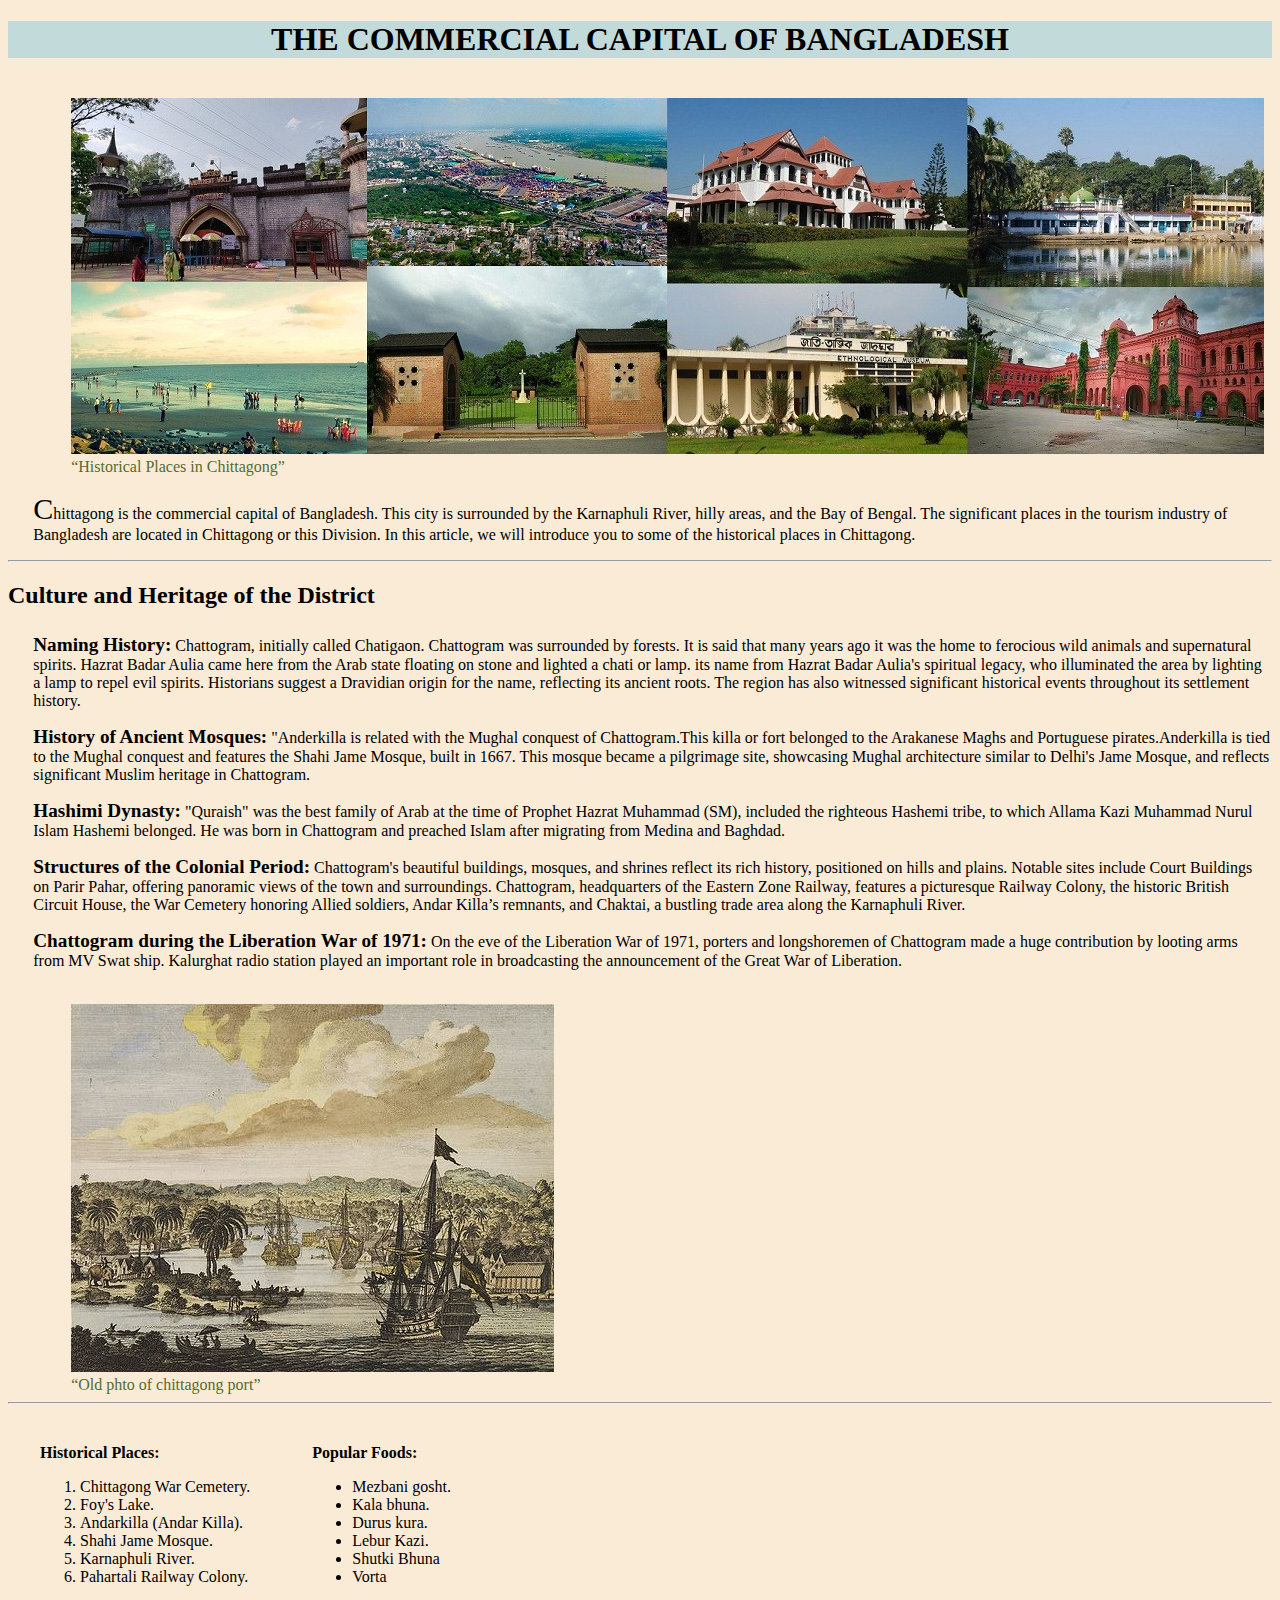
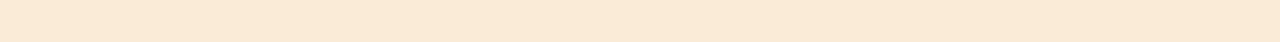
<file: 3rd-sem/Web-Application-Lab/task-1/index.html>
<!DOCTYPE html>
<html lang="en">
<head>
    <meta charset="UTF-8">
    <meta name="viewport" content="width=device-width, initial-scale=1.0">
    <title>Mini Wiki</title>
    <link rel="stylesheet" href="style.css">
</head>
<body>
    <h1><b>the commercial capital of Bangladesh</b></h1>
    <br>
    <img src="chitto.jpeg" alt="Places in Chittagong">
    <q>Historical Places in Chittagong</q>
    <p><big id="one">C</big>hittagong is the commercial capital of Bangladesh. This city is surrounded by the Karnaphuli River, hilly areas, and the Bay of Bengal. The significant places in the tourism industry of Bangladesh are located in Chittagong or this Division. In this article, we will introduce you to some of the historical places in Chittagong.</p>
    <hr>
    <h2><b>Culture and Heritage of the District</b></h2>
    <p><big><b>Naming History:</b></big> Chattogram, initially called Chatigaon. Chattogram was surrounded by forests. It is said that many years ago it was the home to ferocious wild animals and supernatural spirits. Hazrat Badar Aulia came here from the Arab state floating on stone and lighted a chati or lamp. its name from Hazrat Badar Aulia's spiritual legacy, who illuminated the area by lighting a lamp to repel evil spirits.    Historians suggest a Dravidian origin for the name, reflecting its ancient roots. The region has also witnessed significant historical events throughout its settlement history.</p>
    <p><big><b>History of Ancient Mosques:</b></big> "Anderkilla is related with the Mughal conquest of Chattogram.This killa or fort belonged to the Arakanese Maghs and Portuguese pirates.Anderkilla is tied to the Mughal conquest and features the Shahi Jame Mosque, built in 1667. This mosque became a pilgrimage site, showcasing Mughal architecture similar to Delhi's Jame Mosque, and reflects significant Muslim heritage in Chattogram.</p>

    <p><big><b>Hashimi Dynasty:</b></big> "Quraish" was the best family of Arab at the time of Prophet Hazrat Muhammad (SM), included the righteous Hashemi tribe, to which Allama Kazi Muhammad Nurul Islam Hashemi belonged. He was born in Chattogram and preached Islam after migrating from Medina and Baghdad.</p>
    
    <p><big><b>Structures of the Colonial Period:</b></big> Chattogram's beautiful buildings, mosques, and shrines reflect its rich history, positioned on hills and plains. Notable sites include Court Buildings on Parir Pahar, offering panoramic views of the town and surroundings. Chattogram, headquarters of the Eastern Zone Railway, features a picturesque Railway Colony, the historic British Circuit House, the War Cemetery honoring Allied soldiers, Andar Killa’s remnants, and Chaktai, a bustling trade area along the Karnaphuli River.</p>
    
        <p><big><b>Chattogram during the Liberation War of 1971:</b></big> On the eve of the Liberation War of 1971, porters and longshoremen of Chattogram made a huge contribution by looting arms from MV Swat ship. Kalurghat radio station played an important role in broadcasting the announcement of the Great War of Liberation.</p>
    <br>
    <img id="t" src="Arakan.jpg" alt="Old photo of Chittagong">
    <br>
    <q id="q">Old phto of chittagong port</q>
    
    <hr>
    <table>
        <tr>
            <td>
                <b>Historical Places:</b>
                <ol>
                    <li>Chittagong War Cemetery.</li>
                    <li>Foy's Lake.</li>
                    <li>Andarkilla (Andar Killa).</li>
                    <li>Shahi Jame Mosque.</li>
                    <li>Karnaphuli River.</li>
                    <li>Pahartali Railway Colony.</li>
                </ol>
            </td>
            <td>
                <b>Popular Foods:</b>
                <ul>
                    <li>Mezbani gosht.</li>
                    <li>Kala bhuna.</li>
                    <li>Durus kura.</li>
                    <li>Lebur Kazi.</li>
                    <li>Shutki Bhuna</li>
                    <li>Vorta</li>
                </ul>
            </td>
        </tr>
    </table>

</body>
</html>
</file>
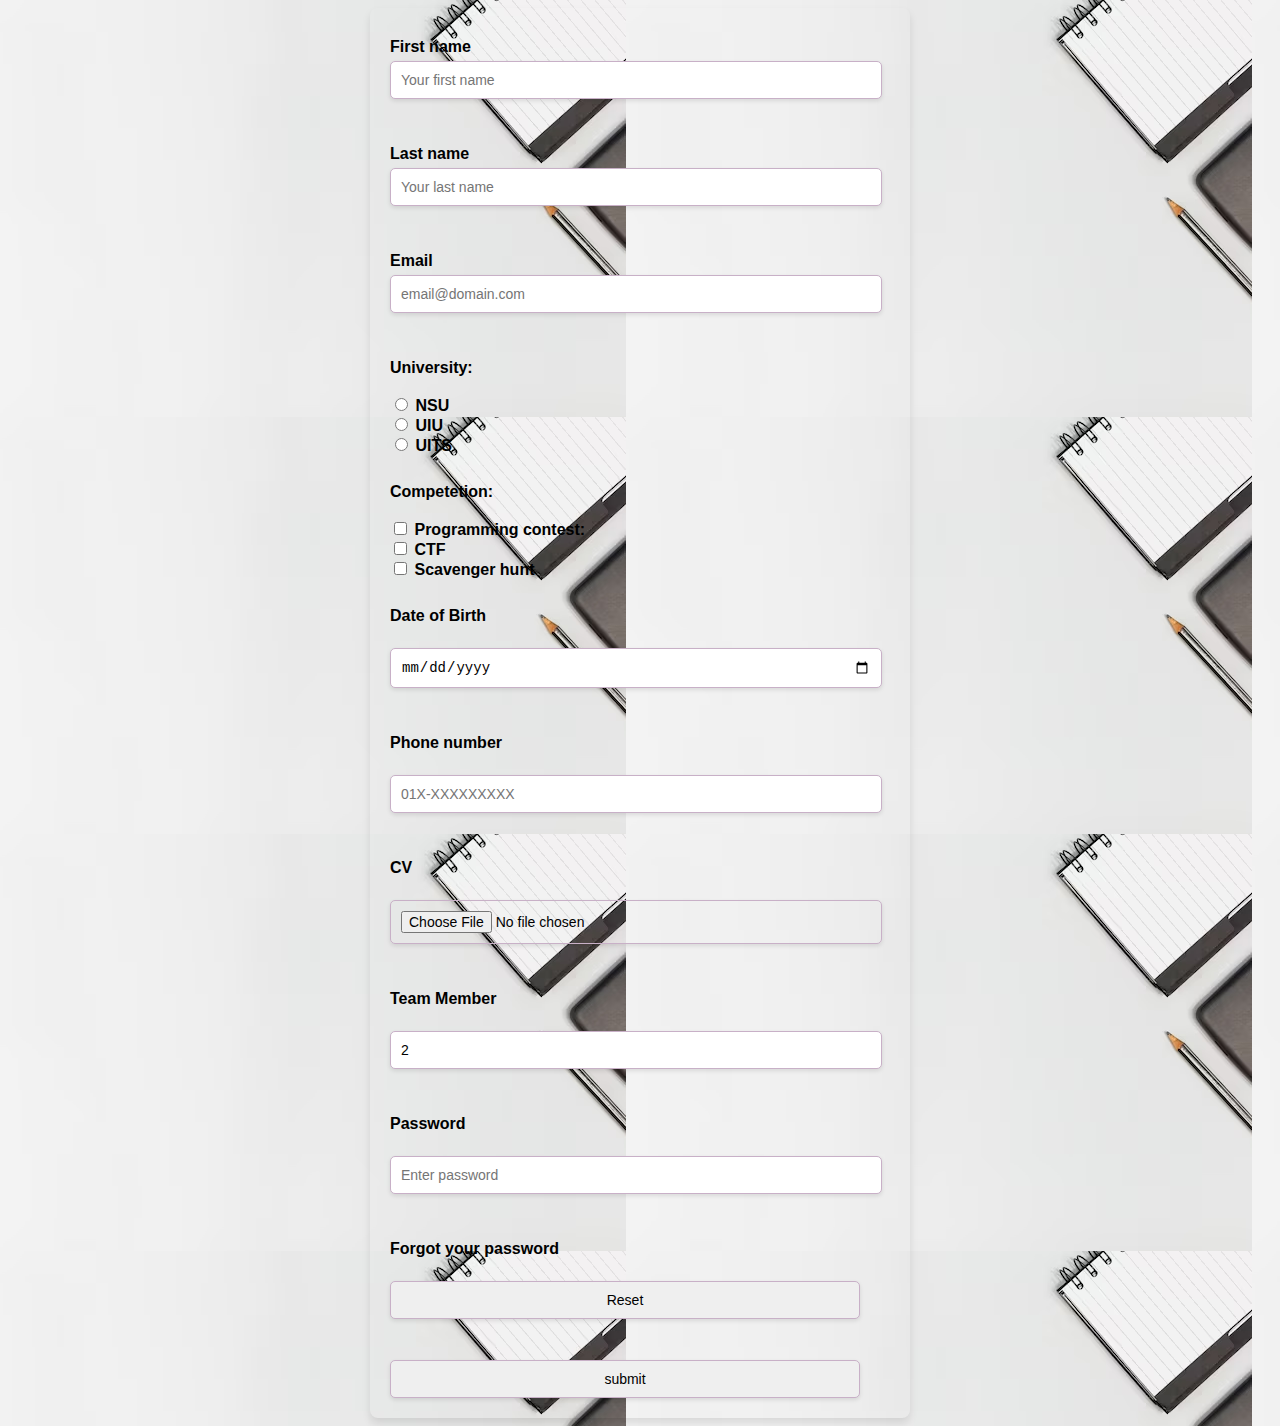
<file: 3rd-sem/Web-Application-Lab/task-2/index.html>
<!DOCTYPE html>
<html lang="en">
<head>
    <meta charset="UTF-8">
    <meta name="viewport" content="width=device-width, initial-scale=1.0">
    <title>Submit</title>
    <link rel="stylesheet" href="style.css">
</head>
<body>
    <div class="container">
        <form action="/submit/submit.html"></form>
            <label class="F" for="a1">First name</label>
                <input class="f" id="a1" placeholder="Your first name" />
                <br><br>
                <label  class="F" for="a2">Last name</lasdbel>
                    <input class="f" id="a2" placeholder="Your last name"/>
                    <br><br>
                    <label class="F" for="email">Email</label>
                    <input class="f" type="email" id="email" placeholder="email@domain.com">
                    <br><br>


                    <label class="F">University:</label>
                    <br><input id="b1" type="radio" name="XX"> 
                    <label for="b1">NSU</label>
                    <br><input id="b2" type="radio" name="XX"> 
                    <label for="b2">UIU</label>
                    <br><input id="b3" type="radio" name="XX"> 
                    <label for="b3">UITS</label>
                    <br><br>

                    <label class="F"><strong>Competetion:</strong></label>
                    <br><input id="c1" type="checkbox">
                    <label for="c1">Programming contest:</label>
                    <br><input id="c2" type="checkbox"> 
                    <label for="c2">CTF</label>
                    <br><input id="c3" type="checkbox"> 
                    <label for="c3">Scavenger hunt</label>
                    <br><br>

                    <label class="F" for="DOB">Date of Birth </label>
                    <br><input class="f" type="date" id="DOB">
                    <br><br>

                    <label class="F" for="DOB">Phone number</label>
                    <br><input class="f" type="tel" id="phone" placeholder="01X-XXXXXXXXX" pattern="\d{3}-\d{8}">
                    <br><br>


                    <label class="F" for="cv">CV</label>
                    <br><input class="f" type="file" id="cv">
                    <br><br>


                    <label class="F" for="team">Team Member</label>
                    <br><input class="f" type="number" id="team" value="2" min="1" max="4">
                    <br><br>


                    <label class="F" for="pass">Password</label>
                    <br><input class="f" type="password" id="pass" placeholder="Enter password">
                    <br><br>


                    <label class="F" for="forgot">Forgot your password</label>
                    <br><input class="f" type="reset" id="forgot" value="Reset">
                    <br><br>

                    
                    <input class="f" type="submit" value="submit">
                    
        </form>
    </div>
</body>
</html>
</file>
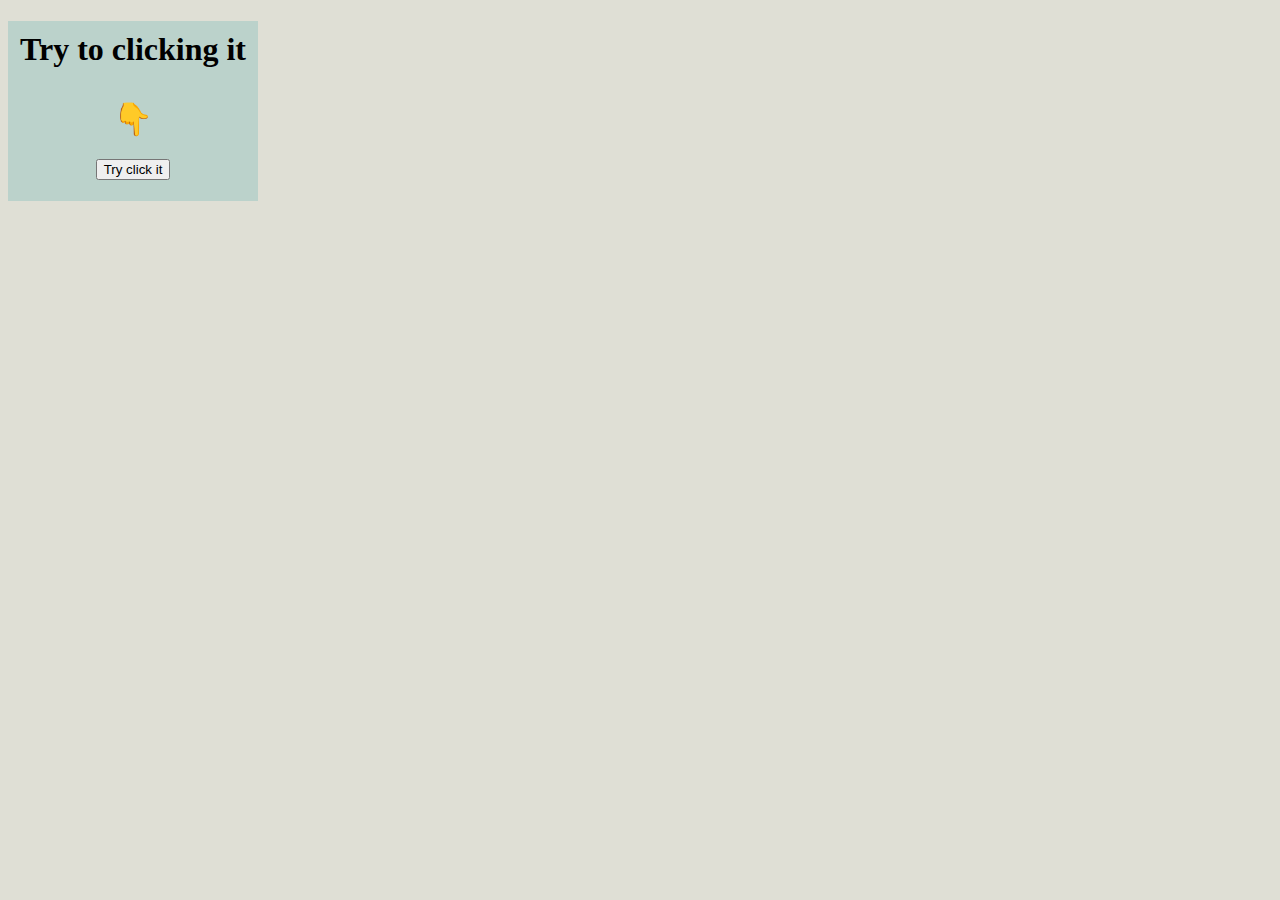
<file: 3rd-sem/Web-Application-Lab/task-3/try catch me/index.html>
<!DOCTYPE html>
<html lang="en">
<head>
    <meta charset="UTF-8">
    <meta name="viewport" content="width=device-width, initial-scale=1.0">
    <title>Click it!</title>
    <link rel="stylesheet" href="style.css">
</head>
<body>
    
    <div class="box1">
        <h1 id="p1">Try to clicking it</h1>
        <h1 id="sign">👇</h1>
        <input type="button" value="Try click it" id="btw">
    </div>
    
</body>
</html>
</file>
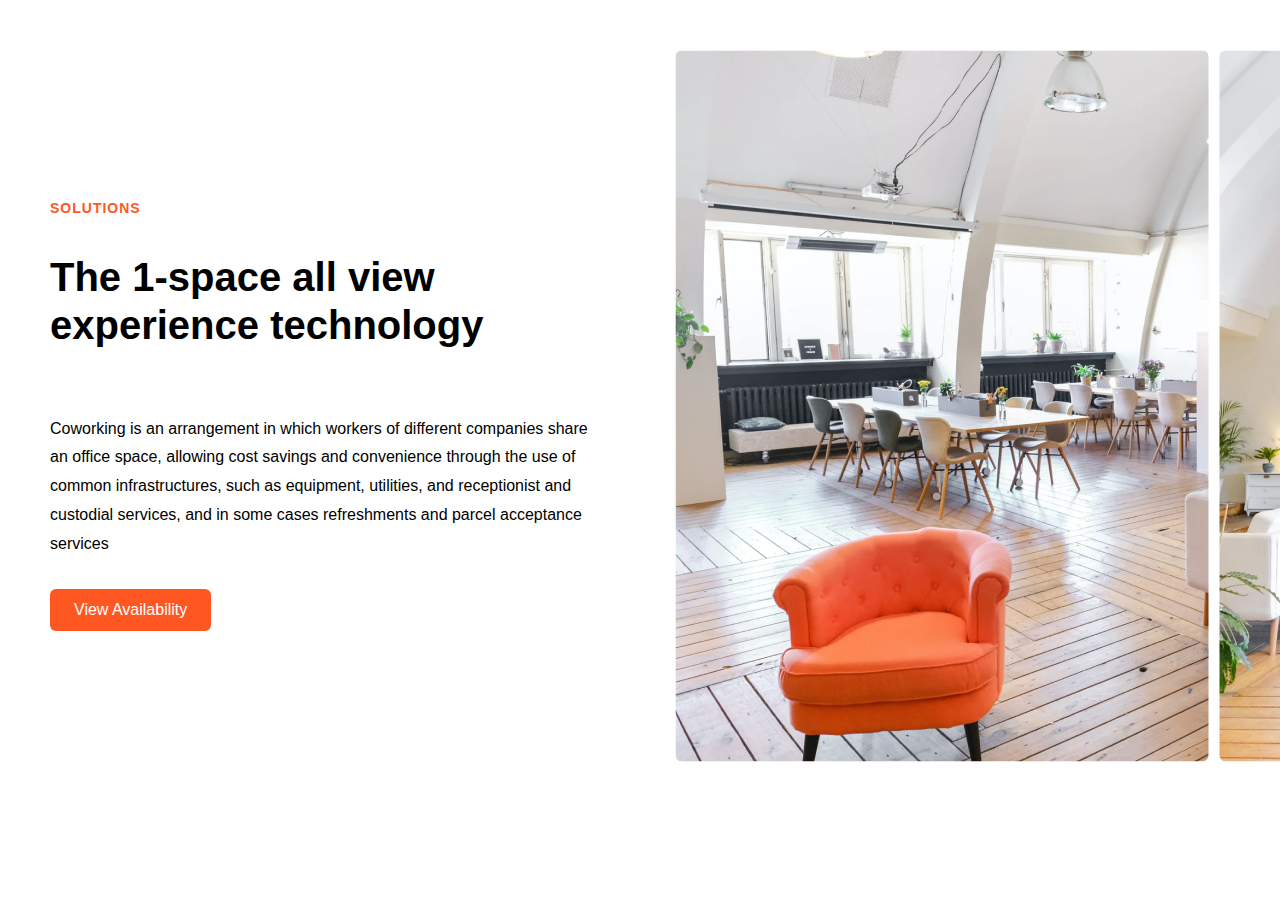
<file: 3rd-sem/Web-Application-Lab/task-4/figma-recreat/index.html>
<!DOCTYPE html>
<html lang="en">
<head>
    <meta charset="UTF-8">
    <meta name="viewport" content="width=device-width, initial-scale=1.0">
    <title>SOLUTION!</title>
    <link rel="stylesheet" href="style.css">
</head>
<body>
    <div id="all">
        <div id="text">
          <h4>SOLUTIONS</h4>
          <h1>The 1-space all view experience technology</h1> 
          <br>
          <p>Coworking is an arrangement in which workers of different companies share an office space, allowing cost savings and convenience through the use of common infrastructures, such as equipment, utilities, and receptionist and custodial services, and in some cases refreshments and parcel acceptance services</p>
          <button id="btn">View Availability</button>
        </div>
        <div id="image">
          <img src="Mask Group.png" alt="OfficePic-1">
          <img src="Mask Group 2.png" alt="OfficePic-2">
        </div>
      </div>
      
</body>
</html>
</file>
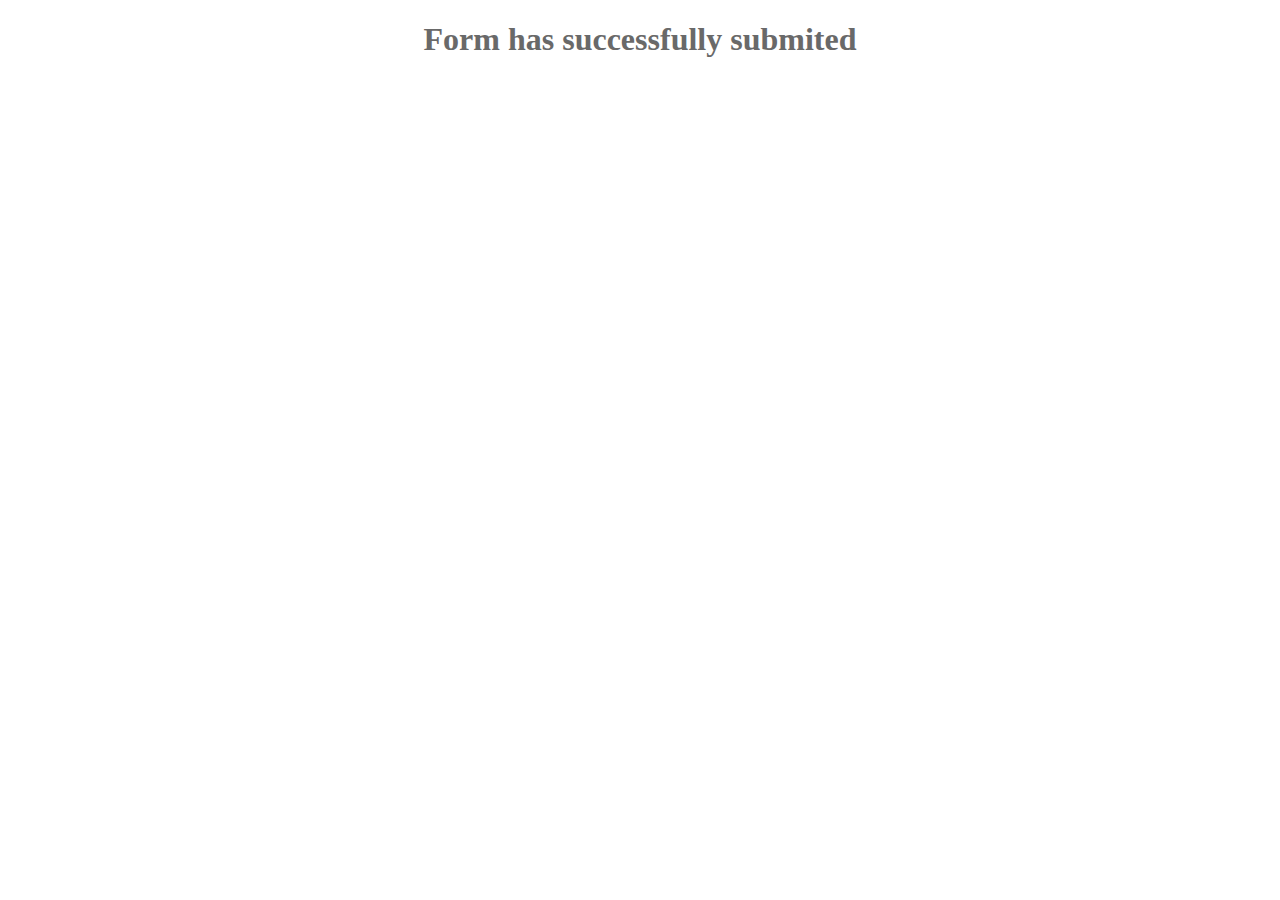
<file: 3rd-sem/Web-Application-Lab/task-2/submit/submit.html>
<!DOCTYPE html>
<html lang="en">
<head>
    <meta charset="UTF-8">
    <meta name="viewport" content="width=device-width, initial-scale=1.0">
    <title>Well done!</title>
    <link rel="stylesheet" href="style.css">
</head>
<body>
    <h1>Form has successfully submited</h1>
</body>
</html>
</file>
<file: 3rd-sem/Web-Application-Lab/task-1/style.css>
body{
   background-color: antiquewhite;

}
h1{
    text-transform: uppercase;
    text-align: center;
    background-color: rgb(195, 218, 219);
}

td{
    padding: 30px;
}
img{
    margin-left: 5% ;
}
h2{
    padding-bottom: 5px;
}
#one{
    font-size: 30px;
}
q{
    color: darkolivegreen;
    margin-left: 5% ;
}
p{
    padding-left: 2%;
}
</file>
<file: 3rd-sem/Web-Application-Lab/task-2/style.css>
body {
    font-family: Arial, sans-serif;
    background-image: url("off.avif");
    display: flex;
    justify-content: center;
    align-items: center;
}

.container {
   
    
    /* opacity: 0.8; */
    padding: 20px;
    border-radius: 8px;
    box-shadow: 0 5px 8px rgba(0, 0, 0, 0.1);
    width: 500px;
}
.container:hover {
    opacity: 0.8;
    background-color: rgb(255, 255, 255);
  }

.F {
    font-weight: bold;
    display: block;
    margin-top: 10px;
}

.f {
    box-shadow: 0 2px 4px rgba(0, 0, 0, 0.1);
    width: 470px; 
    display: block;
    padding: 10px;
    margin-top: 5px;
    border: 1px solid #c8b0c7;
    border-radius: 5px;
    font-size: 14px;
}
</file>
<file: 3rd-sem/Web-Application-Lab/task-3/try catch me/style.css>
body{
    background-color:rgb(223, 223, 213);
}

.box1{
    height: 180px;
    width: 250px;
    background-color: rgb(187, 210, 203);
    transition: all 2s;
    transition-timing-function: linear;
    transition-delay: 1s;
    border: 2px;
    text-align: center ;
    position: relative;
   
    }

.box1:hover {
    width: 300px;
    height: 250px;
    background-color: rgb(160, 186, 173);
    transform: rotate(360deg);
    border-radius: 15px;
    box-shadow: 2px 2px 8px rgb(75, 74, 74);
    margin-top: 20%;
    margin-left: 40%;
    text-shadow: 2px 1px 2px;
    /* font-size: 16px; */
    
    #btw{
        background-color: rgb(187, 255, 255);
        border-radius: 8px;
        height: 12%;
        width: 120px;
        margin-top: 3%;
        margin-left: 30%;
        /* padding: 15px 32px; */
        align-items: center;
         
        display: block;
        animation-name: btw;
        animation-duration: 5s;
        animation-timing-function: ease-in;
        animation-delay: 2s;
        animation-iteration-count: 2;
        animation-direction: alternate;
        
        h1{
            text-align: center;
        }
      } 
   
  } */
  body{
      width: 300px;
      height: 300px;
  }
 
  @keyframes btw{
    0%{
        margin-left: 0%;
        margin-top: 0%;  
        transform: rotate3d(360deg);
    } 
    25%{
        background-color: rgb(191 191 191);
        margin-left: 100%;
        margin-top: 0%;
        border-radius: 50%;
        transform: rotate(360deg);
       
    }
    50%{
        background-color: rgb(127 127 127);
        margin-top: 100%;
        margin-left: 75%;
        transform: rotate(360deg);
    }
    75%{
        background-color: rgb(64 64 64);
        margin-top: 0%;
        margin-left: 0%;
        border-radius: 50%;
        
    }
    100%{
     
     margin-left: 100%;
     margin-top: 0%;  
    }
 }
#p1{
    padding: 10px ;
}
</file>
<file: 3rd-sem/Web-Application-Lab/task-4/figma-recreat/style.css>
body {
    background-color: #fff;
    font-family: Arial, sans-serif;
    margin: 0;
    padding: 50px;
    display: flex;
    justify-content: center;
}

#all {
    display: flex;
    max-width: 1200px;
    width: 100%;
    gap: 40px;
    align-items: center;
}

#text {
    flex: 1;
    display: flex;
    flex-direction: column;
    justify-content: center;
    padding-right: 30px;
}

h4 {
    color: #FF5722;
    font-size: 14px;
    text-transform: uppercase;
    letter-spacing: 1px;
    margin-bottom: 10px;
    padding: 0;
}

h1 {
    font-size: 40px;
    font-weight: 600;
    line-height: 1.2;
    padding-bottom: 5px;
    /* margin-bottom: 20px; */
}

p {
    font-size: 16px;
    line-height: 1.8;
    margin-bottom: 30px;
}

#btn {
    padding: 12px 24px;
    background-color: #FF5722;
    color: white;
    border: none;
    border-radius: 6px;
    font-size: 16px;
    width: fit-content;
    cursor: pointer;
}

#image {
    flex: 1;
    display: flex;
    gap: 10px;
    align-items: flex-start;
}

#image img {
    width: 100%;
    height: auto;
    border-radius: 8px;
    object-fit: cover;
}
</file>
<file: 3rd-sem/Web-Application-Lab/task-2/submit/style.css>
h1{
    text-align: center;
    text-shadow: 2px;
    color: dimgrey;
}
</file>
